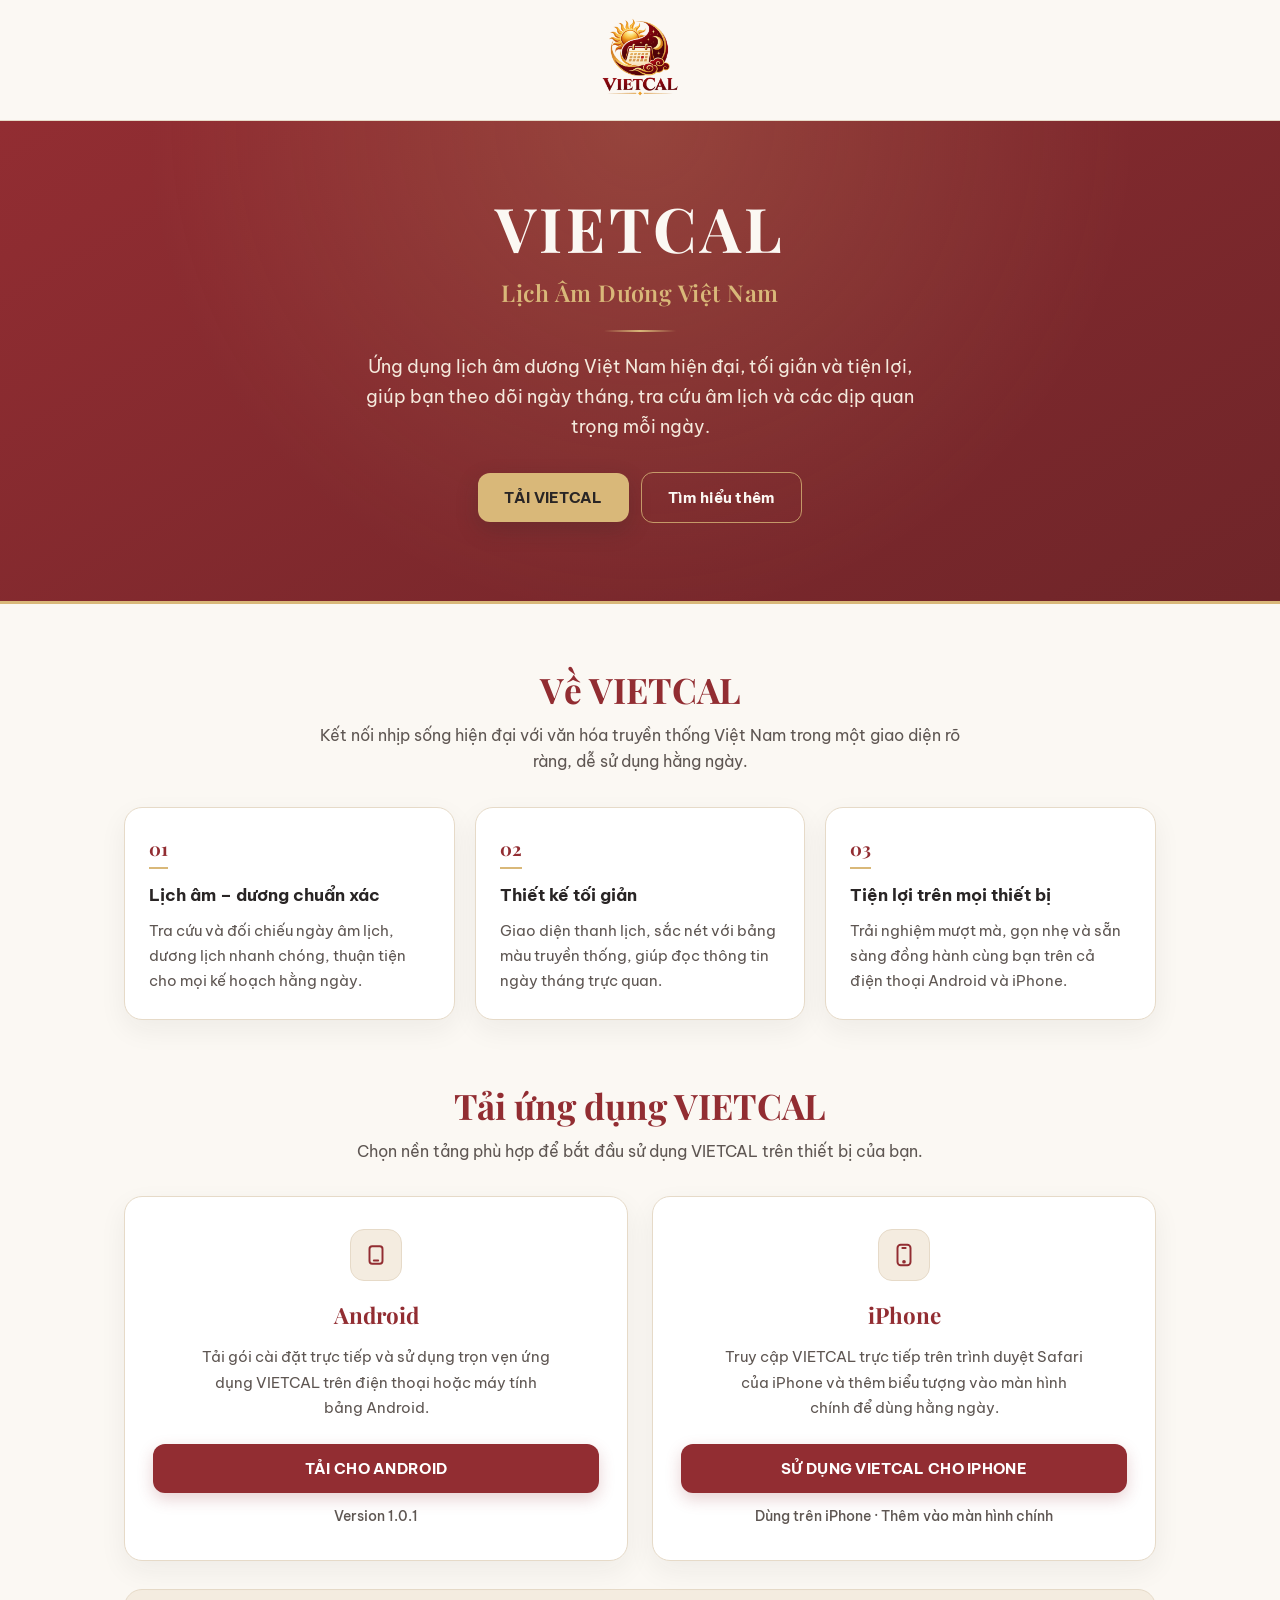
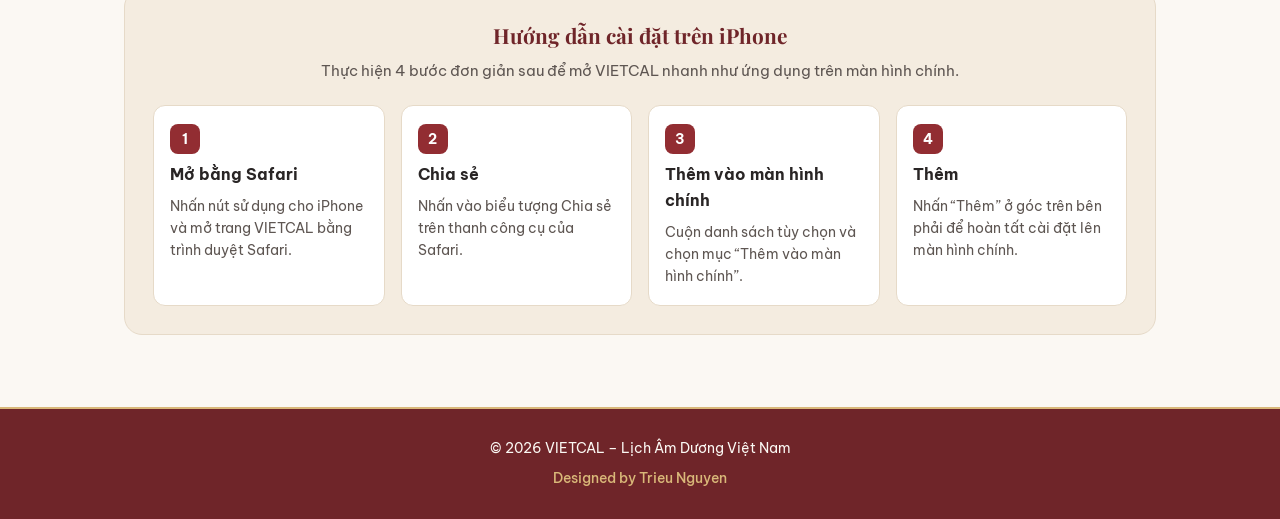
<file: index.html>
<!DOCTYPE html>
<html lang="vi">
<head>
  <meta charset="UTF-8">
  <meta name="viewport" content="width=device-width, initial-scale=1.0, viewport-fit=cover">
  <meta name="theme-color" content="#922D32">
  <meta name="description" content="VIETCAL – Lịch Âm Dương Việt Nam hiện đại, tối giản và tiện lợi cho Android và iPhone.">
  <meta property="og:title" content="VIETCAL – Lịch Âm Dương Việt Nam">
  <meta property="og:description" content="Ứng dụng lịch âm dương Việt Nam hiện đại, tối giản và tiện lợi mỗi ngày.">
  <meta property="og:image" content="assets/vietcal-logo.png">
  <meta property="og:type" content="website">
  <link rel="icon" type="image/png" href="assets/vietcal-logo.png">
  <link rel="apple-touch-icon" href="assets/vietcal-logo.png">
  <title>VIETCAL – Lịch Âm Dương Việt Nam</title>

  <link rel="preconnect" href="https://fonts.googleapis.com">
  <link rel="preconnect" href="https://fonts.gstatic.com" crossorigin>
  <link href="https://fonts.googleapis.com/css2?family=Be+Vietnam+Pro:wght@400;500;600;700&family=Playfair+Display:wght@600;700&display=swap" rel="stylesheet">

  <style>
    :root {
      --red: #922D32;
      --red-dark: #6F2529;
      --gold: #D9B879;
      --gold-soft: rgba(217, 184, 121, 0.24);
      --cream: #FBF8F3;
      --cream-warm: #F4ECE0;
      --white: #FFFFFF;
      --text: #292525;
      --muted: #5E5652;
      --border: #E6DAC8;
      --shadow-sm: 0 10px 28px rgba(41, 37, 37, 0.06);
      --shadow-md: 0 16px 36px rgba(111, 37, 41, 0.14);
      --radius-lg: 18px;
      --radius-md: 12px;
      --transition: 180ms cubic-bezier(0.16, 1, 0.3, 1);
    }

    *,
    *::before,
    *::after {
      box-sizing: border-box;
      margin: 0;
      padding: 0;
    }

    html {
      scroll-behavior: smooth;
      -webkit-text-size-adjust: 100%;
    }

    body {
      font-family: "Be Vietnam Pro", -apple-system, BlinkMacSystemFont, "Segoe UI", Roboto, sans-serif;
      background-color: var(--cream);
      color: var(--text);
      line-height: 1.65;
      overflow-x: hidden;
      -webkit-font-smoothing: antialiased;
    }

    img {
      max-width: 100%;
      display: block;
    }

    a:focus-visible,
    button:focus-visible {
      outline: 3px solid var(--gold);
      outline-offset: 3px;
    }

    /* Header: centered logo only */
    header {
      background-color: var(--cream);
      border-bottom: 1px solid var(--border);
      padding: 16px 24px;
    }

    .header-inner {
      max-width: 1080px;
      margin: 0 auto;
      display: flex;
      align-items: center;
      justify-content: center;
    }

    .brand-logo-link {
      display: inline-flex;
      align-items: center;
      justify-content: center;
      border-radius: 12px;
      transition: transform var(--transition);
    }

    .brand-logo-link:hover {
      transform: scale(1.02);
    }

    .brand-logo {
      height: 88px;
      width: auto;
      object-fit: contain;
    }

    /* Hero / Intro */
    .hero {
      position: relative;
      background:
        radial-gradient(circle at 50% 0%, rgba(217, 184, 121, 0.18), transparent 62%),
        linear-gradient(150deg, var(--red) 0%, var(--red-dark) 100%);
      color: var(--cream);
      text-align: center;
      padding: 72px 24px 78px;
      border-bottom: 3px solid var(--gold);
    }

    .hero-inner {
      max-width: 720px;
      margin: 0 auto;
    }

    .hero h1 {
      font-family: "Playfair Display", Georgia, serif;
      font-size: clamp(2.5rem, 6vw, 3.85rem);
      font-weight: 700;
      letter-spacing: 0.06em;
      line-height: 1.12;
      color: var(--cream);
      margin-bottom: 12px;
      text-wrap: balance;
    }

    .hero-subtitle {
      font-family: "Playfair Display", Georgia, serif;
      font-size: clamp(1.15rem, 2.5vw, 1.45rem);
      font-weight: 600;
      color: var(--gold);
      letter-spacing: 0.02em;
      margin-bottom: 18px;
    }

    .hero-divider {
      width: 72px;
      height: 2px;
      margin: 0 auto 20px;
      background: linear-gradient(90deg, transparent, var(--gold), transparent);
    }

    .hero-desc {
      max-width: 580px;
      margin: 0 auto 30px;
      color: #F4E9DC;
      font-size: clamp(1rem, 2vw, 1.1rem);
      line-height: 1.7;
    }

    .hero-actions {
      display: flex;
      flex-wrap: wrap;
      align-items: center;
      justify-content: center;
      gap: 12px;
    }

    .btn {
      display: inline-flex;
      align-items: center;
      justify-content: center;
      gap: 8px;
      min-height: 48px;
      padding: 12px 26px;
      border-radius: var(--radius-md);
      font-size: 0.95rem;
      font-weight: 700;
      letter-spacing: 0.02em;
      text-decoration: none;
      white-space: nowrap;
      transition: transform var(--transition), background-color var(--transition), filter var(--transition), box-shadow var(--transition);
    }

    .btn:hover {
      transform: translateY(-2px);
    }

    .btn-gold {
      background-color: var(--gold);
      color: var(--text);
      box-shadow: 0 8px 22px rgba(41, 37, 37, 0.22);
    }

    .btn-gold:hover {
      filter: brightness(1.05);
    }

    .btn-outline-light {
      background-color: transparent;
      color: var(--cream);
      border: 1.5px solid rgba(217, 184, 121, 0.78);
    }

    .btn-outline-light:hover {
      background-color: rgba(217, 184, 121, 0.14);
    }

    .btn-primary {
      width: 100%;
      background-color: var(--red);
      color: var(--white);
      box-shadow: 0 6px 16px rgba(146, 45, 50, 0.22);
    }

    .btn-primary:hover {
      background-color: var(--red-dark);
      box-shadow: 0 10px 22px rgba(111, 37, 41, 0.28);
    }

    /* Main Container */
    main {
      max-width: 1080px;
      margin: 0 auto;
      padding: 64px 24px 72px;
    }

    section + section {
      margin-top: 64px;
    }

    .section-header {
      text-align: center;
      max-width: 640px;
      margin: 0 auto 32px;
    }

    .section-header h2 {
      font-family: "Playfair Display", Georgia, serif;
      font-size: clamp(1.7rem, 3.2vw, 2.2rem);
      font-weight: 700;
      color: var(--red);
      margin-bottom: 10px;
      line-height: 1.25;
      text-wrap: balance;
    }

    .section-header p {
      color: var(--muted);
      font-size: 1rem;
    }

    /* Features */
    .features-grid {
      display: grid;
      grid-template-columns: repeat(3, minmax(0, 1fr));
      gap: 20px;
    }

    .feature-card {
      background-color: var(--white);
      border: 1px solid var(--border);
      border-radius: var(--radius-lg);
      padding: 26px 24px;
      box-shadow: var(--shadow-sm);
    }

    .feature-index {
      display: inline-block;
      font-family: "Playfair Display", Georgia, serif;
      font-size: 1.15rem;
      font-weight: 700;
      color: var(--red);
      border-bottom: 2px solid var(--gold);
      padding-bottom: 3px;
      margin-bottom: 12px;
      font-variant-numeric: tabular-nums;
    }

    .feature-card h3 {
      font-size: 1.08rem;
      font-weight: 700;
      color: var(--text);
      margin-bottom: 8px;
    }

    .feature-card p {
      color: var(--muted);
      font-size: 0.95rem;
      line-height: 1.65;
    }

    /* Download Section */
    .platforms-grid {
      display: grid;
      grid-template-columns: repeat(2, minmax(0, 1fr));
      gap: 24px;
      align-items: stretch;
    }

    .platform-card {
      display: flex;
      flex-direction: column;
      background-color: var(--white);
      border: 1px solid var(--border);
      border-radius: var(--radius-lg);
      padding: 32px 28px;
      box-shadow: var(--shadow-sm);
      text-align: center;
      transition: transform var(--transition), box-shadow var(--transition);
    }

    .platform-card:hover {
      transform: translateY(-2px);
      box-shadow: var(--shadow-md);
    }

    .platform-icon {
      width: 52px;
      height: 52px;
      margin: 0 auto 16px;
      border-radius: 14px;
      background-color: var(--cream-warm);
      border: 1px solid var(--border);
      color: var(--red);
      display: flex;
      align-items: center;
      justify-content: center;
    }

    .platform-icon svg {
      width: 26px;
      height: 26px;
    }

    .platform-card h3 {
      font-family: "Playfair Display", Georgia, serif;
      font-size: 1.4rem;
      font-weight: 700;
      color: var(--red);
      margin-bottom: 10px;
    }

    .platform-desc {
      color: var(--muted);
      font-size: 0.96rem;
      margin-bottom: 24px;
      max-width: 36ch;
      margin-left: auto;
      margin-right: auto;
    }

    .platform-action {
      margin-top: auto;
    }

    .platform-meta {
      display: block;
      margin-top: 12px;
      font-size: 0.875rem;
      font-weight: 500;
      color: var(--muted);
      font-variant-numeric: tabular-nums;
    }

    /* iPhone 4-Step Guide */
    .ios-guide {
      margin-top: 28px;
      background-color: var(--cream-warm);
      border: 1px solid var(--border);
      border-radius: var(--radius-lg);
      padding: 28px;
    }

    .ios-guide-header {
      text-align: center;
      margin-bottom: 22px;
    }

    .ios-guide-header h3 {
      font-family: "Playfair Display", Georgia, serif;
      font-size: 1.3rem;
      font-weight: 700;
      color: var(--red-dark);
      margin-bottom: 6px;
    }

    .ios-guide-header p {
      color: var(--muted);
      font-size: 0.93rem;
    }

    .steps-grid {
      list-style: none;
      display: grid;
      grid-template-columns: repeat(4, minmax(0, 1fr));
      gap: 16px;
    }

    .step-item {
      background-color: var(--white);
      border: 1px solid var(--border);
      border-radius: var(--radius-md);
      padding: 18px 16px;
      display: flex;
      flex-direction: column;
      gap: 8px;
    }

    .step-number {
      display: inline-flex;
      align-items: center;
      justify-content: center;
      width: 30px;
      height: 30px;
      border-radius: 8px;
      background-color: var(--red);
      color: var(--white);
      font-size: 0.875rem;
      font-weight: 700;
      font-variant-numeric: tabular-nums;
    }

    .step-title {
      font-size: 0.98rem;
      font-weight: 700;
      color: var(--text);
    }

    .step-detail {
      font-size: 0.88rem;
      color: var(--muted);
      line-height: 1.55;
    }

/* Automatic device detection */
.device-ios .android-only,
.device-android .ios-only {
  display: none !important;
}
    
    /* Footer */
    footer {
      background-color: var(--red-dark);
      color: var(--cream);
      border-top: 2px solid var(--gold);
      text-align: center;
      padding: 28px 20px;
      font-size: 0.9rem;
    }

    footer div + div {
      color: var(--gold);
      margin-top: 6px;
      font-weight: 500;
    }

    /* Tablet */
    @media (max-width: 960px) {
      .features-grid {
        grid-template-columns: repeat(3, minmax(0, 1fr));
        gap: 16px;
      }

      .steps-grid {
        grid-template-columns: repeat(2, minmax(0, 1fr));
      }
    }

    @media (max-width: 768px) {
      .features-grid {
        grid-template-columns: 1fr;
      }

      .platforms-grid {
        grid-template-columns: 1fr;
      }

      main {
        padding: 48px 18px 56px;
      }

      section + section {
        margin-top: 48px;
      }
    }

    /* Mobile (iPhone & Android) */
    @media (max-width: 560px) {
      header {
        padding: 12px 16px;
      }

      .brand-logo {
        height: 74px;
      }

      .hero {
        padding: 52px 18px 58px;
      }

      .hero-actions {
        flex-direction: column;
        width: 100%;
      }

      .hero-actions .btn {
        width: 100%;
      }

      .platform-card {
        padding: 26px 20px;
      }

      .ios-guide {
        padding: 22px 18px;
      }

      .steps-grid {
        grid-template-columns: 1fr;
      }
    }

    @media (prefers-reduced-motion: reduce) {
      html {
        scroll-behavior: auto;
      }

      *,
      *::before,
      *::after {
        transition-duration: 0.01ms !important;
      }
    }
  </style>
</head>
<body>

  <header>
    <div class="header-inner">
      <a class="brand-logo-link" href="#top" aria-label="VIETCAL">
        <img class="brand-logo" src="assets/vietcal-logo.png" alt="VIETCAL">
      </a>
    </div>
  </header>

  <section id="top" class="hero">
    <div class="hero-inner">
      <h1>VIETCAL</h1>
      <div class="hero-subtitle">Lịch Âm Dương Việt Nam</div>
      <div class="hero-divider" aria-hidden="true"></div>
      <p class="hero-desc">
        Ứng dụng lịch âm dương Việt Nam hiện đại, tối giản và tiện lợi, giúp bạn theo dõi ngày tháng, tra cứu âm lịch và các dịp quan trọng mỗi ngày.
      </p>
      <div class="hero-actions">
        <a class="btn btn-gold" href="#download">TẢI VIETCAL</a>
        <a class="btn btn-outline-light" href="#about">Tìm hiểu thêm</a>
      </div>
    </div>
  </section>

  <main>

    <section id="about" aria-labelledby="about-heading">
      <div class="section-header">
        <h2 id="about-heading">Về VIETCAL</h2>
        <p>
          Kết nối nhịp sống hiện đại với văn hóa truyền thống Việt Nam trong một giao diện rõ ràng, dễ sử dụng hằng ngày.
        </p>
      </div>

      <div class="features-grid">
        <article class="feature-card">
          <span class="feature-index">01</span>
          <h3>Lịch âm – dương chuẩn xác</h3>
          <p>Tra cứu và đối chiếu ngày âm lịch, dương lịch nhanh chóng, thuận tiện cho mọi kế hoạch hằng ngày.</p>
        </article>

        <article class="feature-card">
          <span class="feature-index">02</span>
          <h3>Thiết kế tối giản</h3>
          <p>Giao diện thanh lịch, sắc nét với bảng màu truyền thống, giúp đọc thông tin ngày tháng trực quan.</p>
        </article>

        <article class="feature-card">
          <span class="feature-index">03</span>
          <h3>Tiện lợi trên mọi thiết bị</h3>
          <p>Trải nghiệm mượt mà, gọn nhẹ và sẵn sàng đồng hành cùng bạn trên cả điện thoại Android và iPhone.</p>
        </article>
      </div>
    </section>

    <section id="download" aria-labelledby="download-heading">
      <div class="section-header">
        <h2 id="download-heading">Tải ứng dụng VIETCAL</h2>
        <p>Chọn nền tảng phù hợp để bắt đầu sử dụng VIETCAL trên thiết bị của bạn.</p>
      </div>

      <div class="platforms-grid">
        <article class="platform-card android-only">
          <div class="platform-icon" aria-hidden="true">
            <svg viewBox="0 0 24 24" fill="none" stroke="currentColor" stroke-width="1.8" stroke-linecap="round" stroke-linejoin="round">
              <rect x="6" y="4" width="12" height="16" rx="2.5"></rect>
              <line x1="10" y1="17" x2="14" y2="17"></line>
            </svg>
          </div>
          <h3>Android</h3>
          <p class="platform-desc">
            Tải gói cài đặt trực tiếp và sử dụng trọn vẹn ứng dụng VIETCAL trên điện thoại hoặc máy tính bảng Android.
          </p>
          <div class="platform-action">
            <a class="btn btn-primary"
               href="https://github.com/Bonper/vietcal-website/releases/download/v1.0.1/VIETCAL.apk">
              TẢI CHO ANDROID
            </a>
            <small class="platform-meta">Version 1.0.1</small>
          </div>
        </article>

        <article class="platform-card ios-only">
          <div class="platform-icon" aria-hidden="true">
            <svg viewBox="0 0 24 24" fill="none" stroke="currentColor" stroke-width="1.8" stroke-linecap="round" stroke-linejoin="round">
              <rect x="6" y="2.5" width="12" height="19" rx="3"></rect>
              <line x1="10.5" y1="5.5" x2="13.5" y2="5.5"></line>
              <circle cx="12" cy="18.2" r="0.8" fill="currentColor"></circle>
            </svg>
          </div>
          <h3>iPhone</h3>
          <p class="platform-desc">
            Truy cập VIETCAL trực tiếp trên trình duyệt Safari của iPhone và thêm biểu tượng vào màn hình chính để dùng hằng ngày.
          </p>
          <div class="platform-action">
            <a class="btn btn-primary"
               href="https://bonper.github.io/vietcal-website/app/"
               target="_blank"
               rel="noopener noreferrer">
              SỬ DỤNG VIETCAL CHO IPHONE
            </a>
            <small class="platform-meta">Dùng trên iPhone · Thêm vào màn hình chính</small>
          </div>
        </article>
      </div>

      <div class="ios-guide ios-only" aria-labelledby="ios-guide-heading">
        <div class="ios-guide-header">
          <h3 id="ios-guide-heading">Hướng dẫn cài đặt trên iPhone</h3>
          <p>Thực hiện 4 bước đơn giản sau để mở VIETCAL nhanh như ứng dụng trên màn hình chính.</p>
        </div>

        <ol class="steps-grid">
          <li class="step-item">
            <span class="step-number">1</span>
            <div class="step-title">Mở bằng Safari</div>
            <p class="step-detail">Nhấn nút sử dụng cho iPhone và mở trang VIETCAL bằng trình duyệt Safari.</p>
          </li>
          <li class="step-item">
            <span class="step-number">2</span>
            <div class="step-title">Chia sẻ</div>
            <p class="step-detail">Nhấn vào biểu tượng Chia sẻ trên thanh công cụ của Safari.</p>
          </li>
          <li class="step-item">
            <span class="step-number">3</span>
            <div class="step-title">Thêm vào màn hình chính</div>
            <p class="step-detail">Cuộn danh sách tùy chọn và chọn mục “Thêm vào màn hình chính”.</p>
          </li>
          <li class="step-item">
            <span class="step-number">4</span>
            <div class="step-title">Thêm</div>
            <p class="step-detail">Nhấn “Thêm” ở góc trên bên phải để hoàn tất cài đặt lên màn hình chính.</p>
          </li>
        </ol>
      </div>
    </section>

  </main>

  <footer>
    <div>© 2026 VIETCAL – Lịch Âm Dương Việt Nam</div>
    <div>Designed by Trieu Nguyen</div>
  </footer>

<script>
(function () {
  const ua = navigator.userAgent || "";

  const isAndroidPhone =
    /Android/i.test(ua) && /Mobile/i.test(ua);

  const isIPhone =
    /iPhone|iPod/i.test(ua);

  if (isAndroidPhone) {
    document.body.classList.add("device-android");
  } else if (isIPhone) {
    document.body.classList.add("device-ios");
  }
})();
</script>
  
</body>
</html>
</file>
